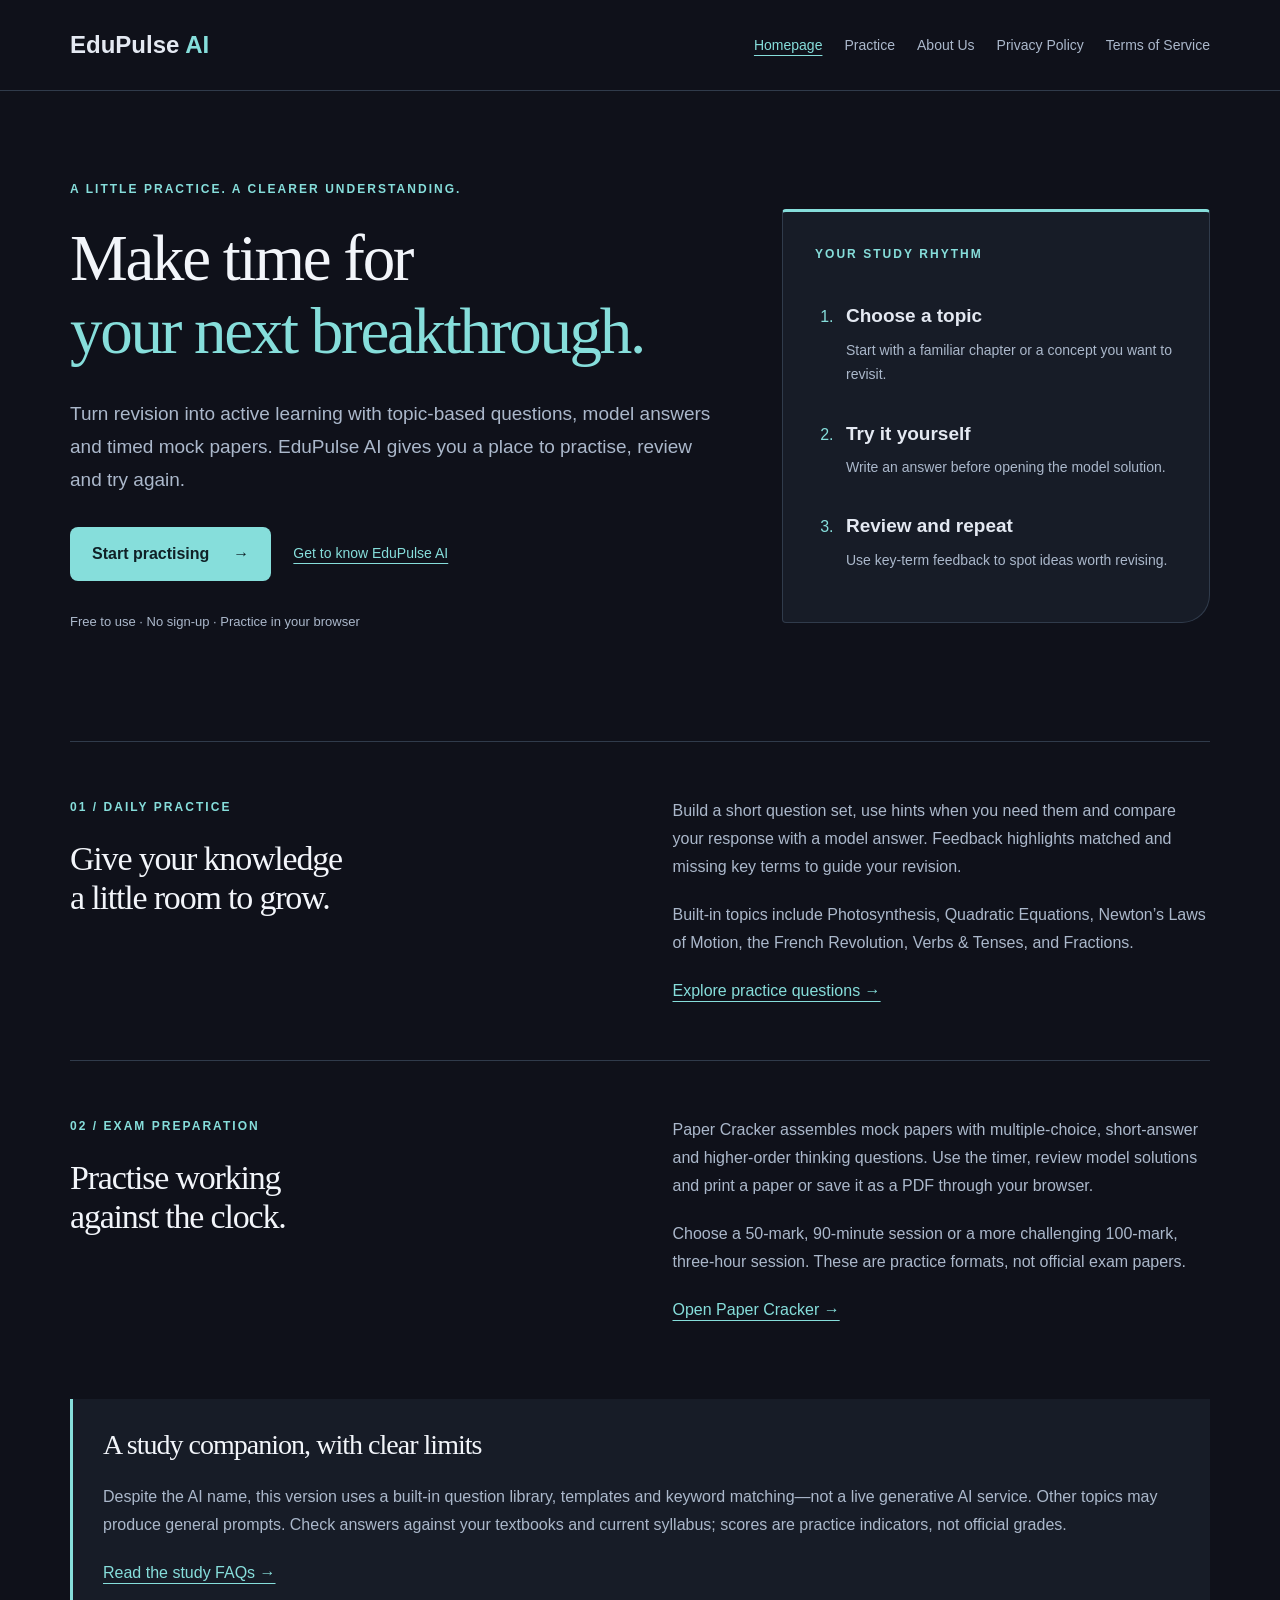
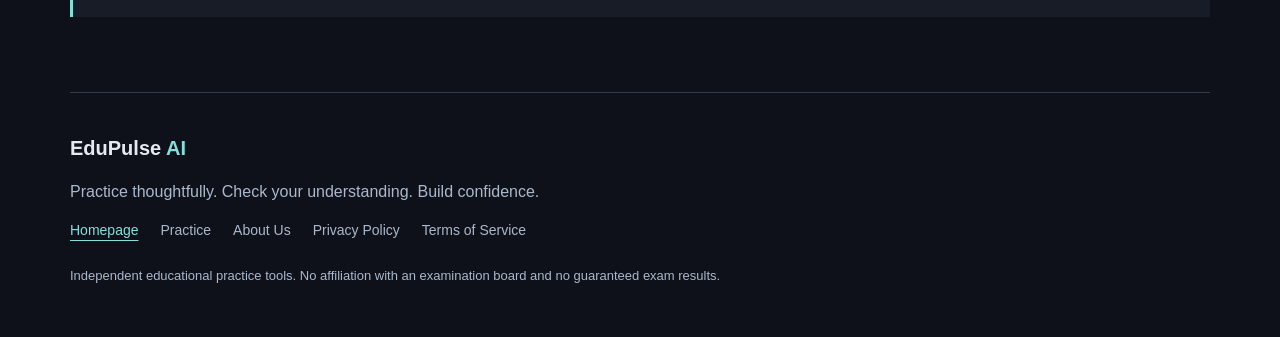
<file: index.html>
<!DOCTYPE html>
<html lang="en"><head><meta charset="utf-8"><meta name="viewport" content="width=device-width, initial-scale=1"><title>Free Study Practice &amp; Mock Exam Papers | EduPulse AI</title><meta name="description" content="Practice school topics with EduPulse AI: topic-based questions, keyword feedback, model answers and timed mock exam papers. No account required."><meta name="theme-color" content="#0f111a"><link rel="stylesheet" href="site.css"></head>
<body><a class="skip" href="#main">Skip to content</a><header class="site-header"><div class="wrap header-inner"><a class="brand" href="index.html">EduPulse <span>AI</span></a><nav aria-label="Main navigation"><a href="index.html" aria-current="page">Homepage</a><a href="practice.html">Practice</a><a href="about-us.html">About Us</a><a href="privacy-policy.html">Privacy Policy</a><a href="terms-of-service.html">Terms of Service</a></nav></div></header><main id="main" class="wrap"><section class="hero"><div><p class="eyebrow">A little practice. A clearer understanding.</p><h1>Make time for<br><span>your next breakthrough.</span></h1><p class="lead">Turn revision into active learning with topic-based questions, model answers and timed mock papers. EduPulse AI gives you a place to practise, review and try again.</p><div class="actions"><a class="button" href="practice.html">Start practising <span aria-hidden="true">→</span></a><a class="secondary" href="about-us.html">Get to know EduPulse AI</a></div><p class="small">Free to use · No sign-up · Practice in your browser</p></div><aside class="study-note"><p class="eyebrow">Your study rhythm</p><ol><li><strong>Choose a topic</strong><span>Start with a familiar chapter or a concept you want to revisit.</span></li><li><strong>Try it yourself</strong><span>Write an answer before opening the model solution.</span></li><li><strong>Review and repeat</strong><span>Use key-term feedback to spot ideas worth revising.</span></li></ol></aside></section>
<section class="feature"><div><p class="eyebrow">01 / Daily practice</p><h2>Give your knowledge<br>a little room to grow.</h2></div><div><p>Build a short question set, use hints when you need them and compare your response with a model answer. Feedback highlights matched and missing key terms to guide your revision.</p><p>Built-in topics include Photosynthesis, Quadratic Equations, Newton’s Laws of Motion, the French Revolution, Verbs &amp; Tenses, and Fractions.</p><a href="practice.html">Explore practice questions →</a></div></section>
<section class="feature"><div><p class="eyebrow">02 / Exam preparation</p><h2>Practise working<br>against the clock.</h2></div><div><p>Paper Cracker assembles mock papers with multiple-choice, short-answer and higher-order thinking questions. Use the timer, review model solutions and print a paper or save it as a PDF through your browser.</p><p>Choose a 50-mark, 90-minute session or a more challenging 100-mark, three-hour session. These are practice formats, not official exam papers.</p><a href="practice.html#paper">Open Paper Cracker →</a></div></section>
<section class="notice"><h2>A study companion, with clear limits</h2><p>Despite the AI name, this version uses a built-in question library, templates and keyword matching—not a live generative AI service. Other topics may produce general prompts. Check answers against your textbooks and current syllabus; scores are practice indicators, not official grades.</p><a href="about-us.html#faqs">Read the study FAQs →</a></section></main><footer class="wrap"><a class="brand" href="index.html">EduPulse <span>AI</span></a><p>Practice thoughtfully. Check your understanding. Build confidence.</p><nav aria-label="Footer navigation"><a href="index.html" aria-current="page">Homepage</a><a href="practice.html">Practice</a><a href="about-us.html">About Us</a><a href="privacy-policy.html">Privacy Policy</a><a href="terms-of-service.html">Terms of Service</a></nav><p class="small">Independent educational practice tools. No affiliation with an examination board and no guaranteed exam results.</p></footer></body></html>
</file>
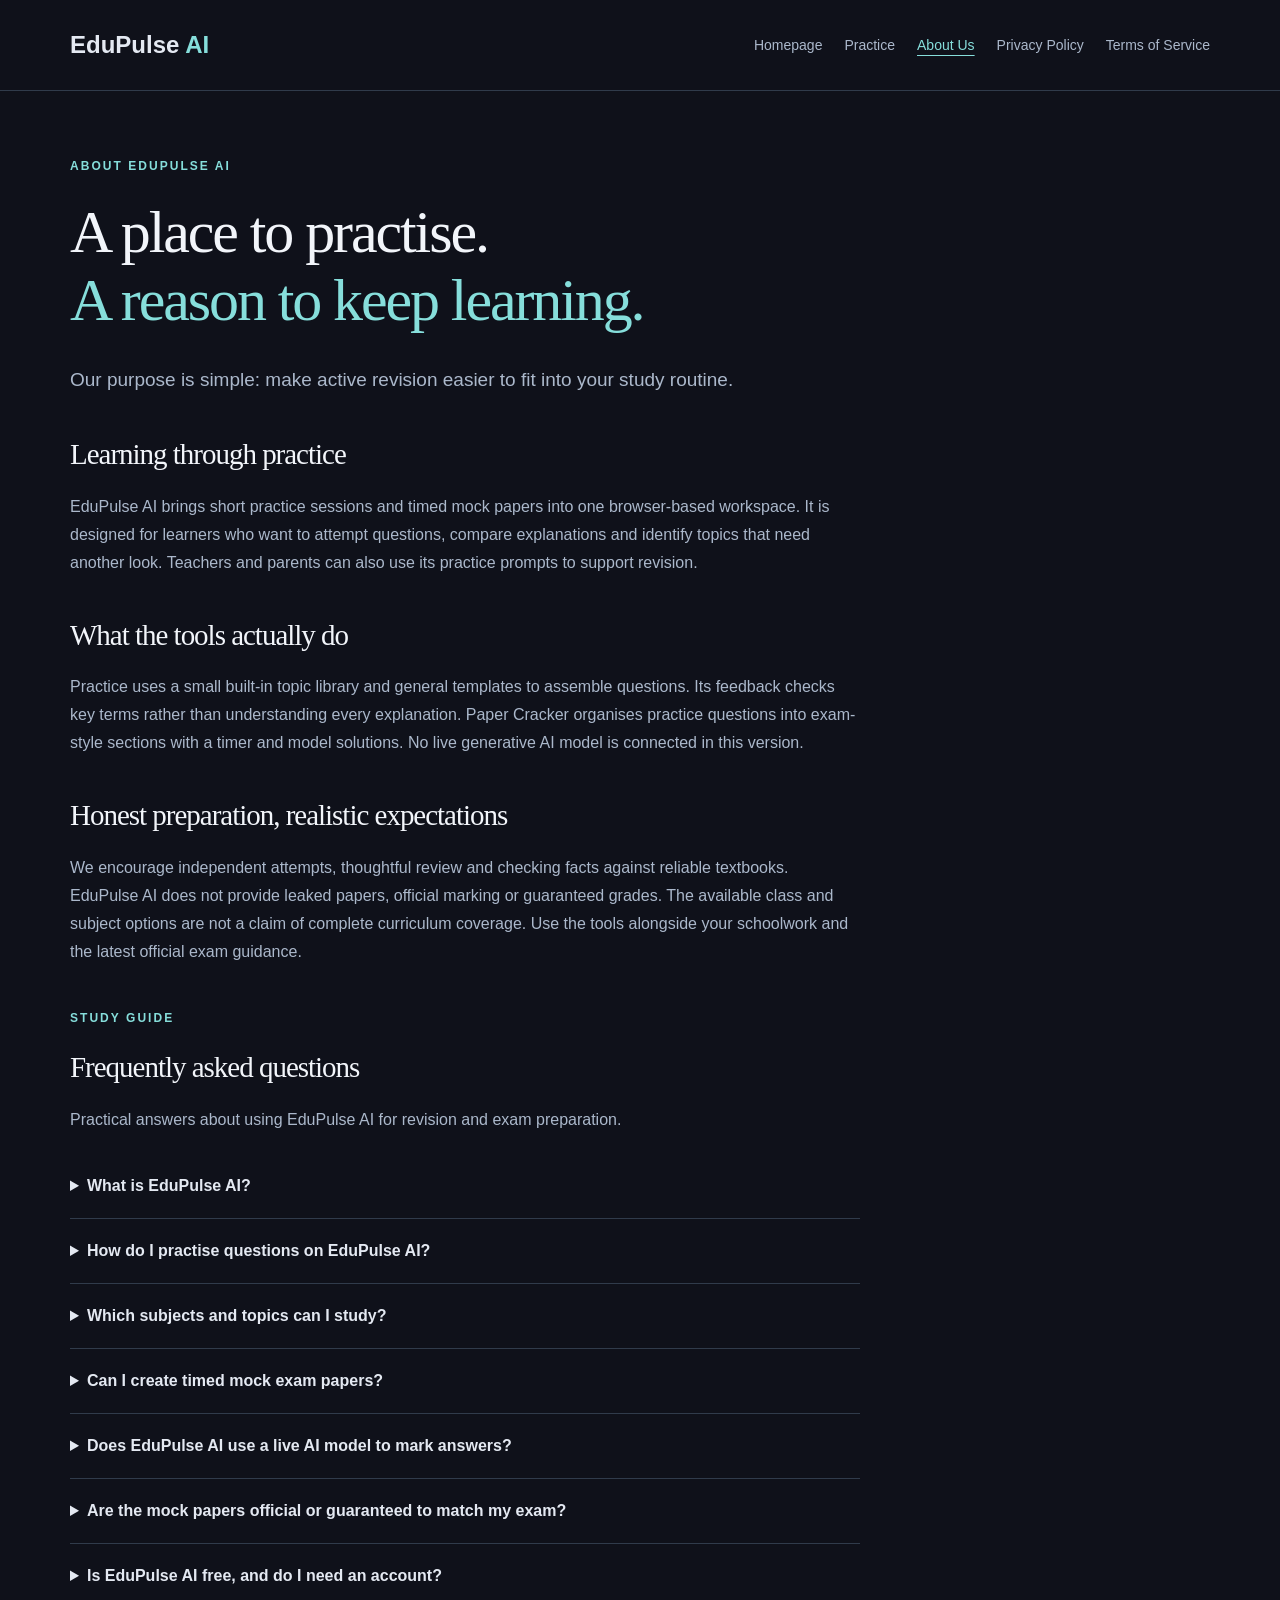
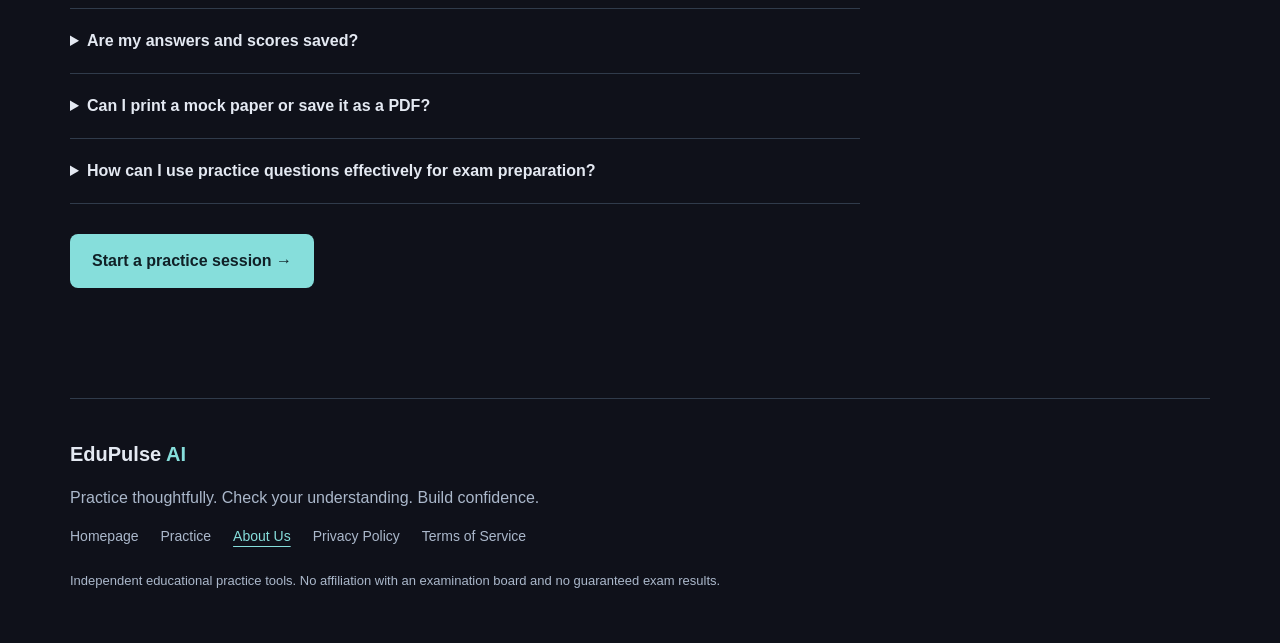
<file: about-us.html>
<!DOCTYPE html>
<html lang="en"><head><meta charset="utf-8"><meta name="viewport" content="width=device-width, initial-scale=1"><title>About Us &amp; Study FAQs | EduPulse AI</title><meta name="description" content="Learn how EduPulse AI supports topic revision and mock exam practice. Find answers about subjects, feedback, free access, printing and study privacy."><meta name="theme-color" content="#0f111a"><link rel="stylesheet" href="site.css"></head>
<body><a class="skip" href="#main">Skip to content</a><header class="site-header"><div class="wrap header-inner"><a class="brand" href="index.html">EduPulse <span>AI</span></a><nav aria-label="Main navigation"><a href="index.html">Homepage</a><a href="practice.html">Practice</a><a href="about-us.html" aria-current="page">About Us</a><a href="privacy-policy.html">Privacy Policy</a><a href="terms-of-service.html">Terms of Service</a></nav></div></header><main id="main" class="wrap"><article class="document"><p class="eyebrow">About EduPulse AI</p><h1>A place to practise.<br><span>A reason to keep learning.</span></h1><p class="lead">Our purpose is simple: make active revision easier to fit into your study routine.</p><section><h2>Learning through practice</h2><p>EduPulse AI brings short practice sessions and timed mock papers into one browser-based workspace. It is designed for learners who want to attempt questions, compare explanations and identify topics that need another look. Teachers and parents can also use its practice prompts to support revision.</p></section><section><h2>What the tools actually do</h2><p>Practice uses a small built-in topic library and general templates to assemble questions. Its feedback checks key terms rather than understanding every explanation. Paper Cracker organises practice questions into exam-style sections with a timer and model solutions. No live generative AI model is connected in this version.</p></section><section><h2>Honest preparation, realistic expectations</h2><p>We encourage independent attempts, thoughtful review and checking facts against reliable textbooks. EduPulse AI does not provide leaked papers, official marking or guaranteed grades. The available class and subject options are not a claim of complete curriculum coverage. Use the tools alongside your schoolwork and the latest official exam guidance.</p></section><section id="faqs"><p class="eyebrow">Study guide</p><h2>Frequently asked questions</h2><p>Practical answers about using EduPulse AI for revision and exam preparation.</p><details><summary>What is EduPulse AI?</summary><p>EduPulse AI is a free browser-based study tool for topic practice and mock exam preparation. It offers questions, hints, model answers, keyword-based feedback and timed practice papers.</p></details><details><summary>How do I practise questions on EduPulse AI?</summary><p>Open Practice, enter a topic, select a study level and choose the number of questions. Try answering before checking the feedback, then compare your work with the model answer and revise any missing ideas.</p></details><details><summary>Which subjects and topics can I study?</summary><p>The built-in library covers Photosynthesis, Quadratic Equations, Newton’s Laws of Motion, the French Revolution, Verbs &amp; Tenses, and Fractions. The interface also offers broader subject and class selections, but these do not mean every syllabus is covered. Topics outside the library use general templates.</p></details><details><summary>Can I create timed mock exam papers?</summary><p>Yes. Open Paper Cracker, choose your class or exam, subject and chapter, then generate a practice paper. Standard mode offers 50 marks in 90 minutes; the more challenging mode offers 100 marks in three hours. Papers include MCQs, short answers and higher-order thinking questions.</p></details><details><summary>Does EduPulse AI use a live AI model to mark answers?</summary><p>No. This version compares key terms in your answer with a built-in model answer. It can miss valid explanations or award credit for keywords without full understanding. Use it as a revision aid and ask a teacher when an answer is unclear.</p></details><details><summary>Are the mock papers official or guaranteed to match my exam?</summary><p>No. EduPulse AI is an independent practice resource, not an exam board or an official source of exam questions. Class, JEE and NEET selections help organise practice; they do not certify syllabus coverage, predict exam questions or guarantee results.</p></details><details><summary>Is EduPulse AI free, and do I need an account?</summary><p>The current tools are free to use and do not require an account or payment. You can start practising directly in your browser.</p></details><details><summary>Are my answers and scores saved?</summary><p>The current app keeps answers and scores only in the active browser session and has no account-based progress history. Refreshing, leaving the page or switching tools can clear your work. The app does not send your typed answers to an AI service.</p></details><details><summary>Can I print a mock paper or save it as a PDF?</summary><p>Yes. Generate a paper in Paper Cracker and select Print / Save as PDF. Your browser opens its print dialog, where you can choose a printer or a PDF destination if supported. Show or hide solutions before printing to suit your revision.</p></details><details><summary>How can I use practice questions effectively for exam preparation?</summary><p>Start with a topic from your current syllabus, answer without looking at the solution, and review the ideas you missed. Revisit your textbook, try again and use timed papers to practise pacing. Combine the tool with teacher guidance and official syllabus materials.</p></details></section><div class="actions"><a class="button" href="practice.html">Start a practice session →</a></div></article></main><footer class="wrap"><a class="brand" href="index.html">EduPulse <span>AI</span></a><p>Practice thoughtfully. Check your understanding. Build confidence.</p><nav aria-label="Footer navigation"><a href="index.html">Homepage</a><a href="practice.html">Practice</a><a href="about-us.html" aria-current="page">About Us</a><a href="privacy-policy.html">Privacy Policy</a><a href="terms-of-service.html">Terms of Service</a></nav><p class="small">Independent educational practice tools. No affiliation with an examination board and no guaranteed exam results.</p></footer></body></html>
</file>
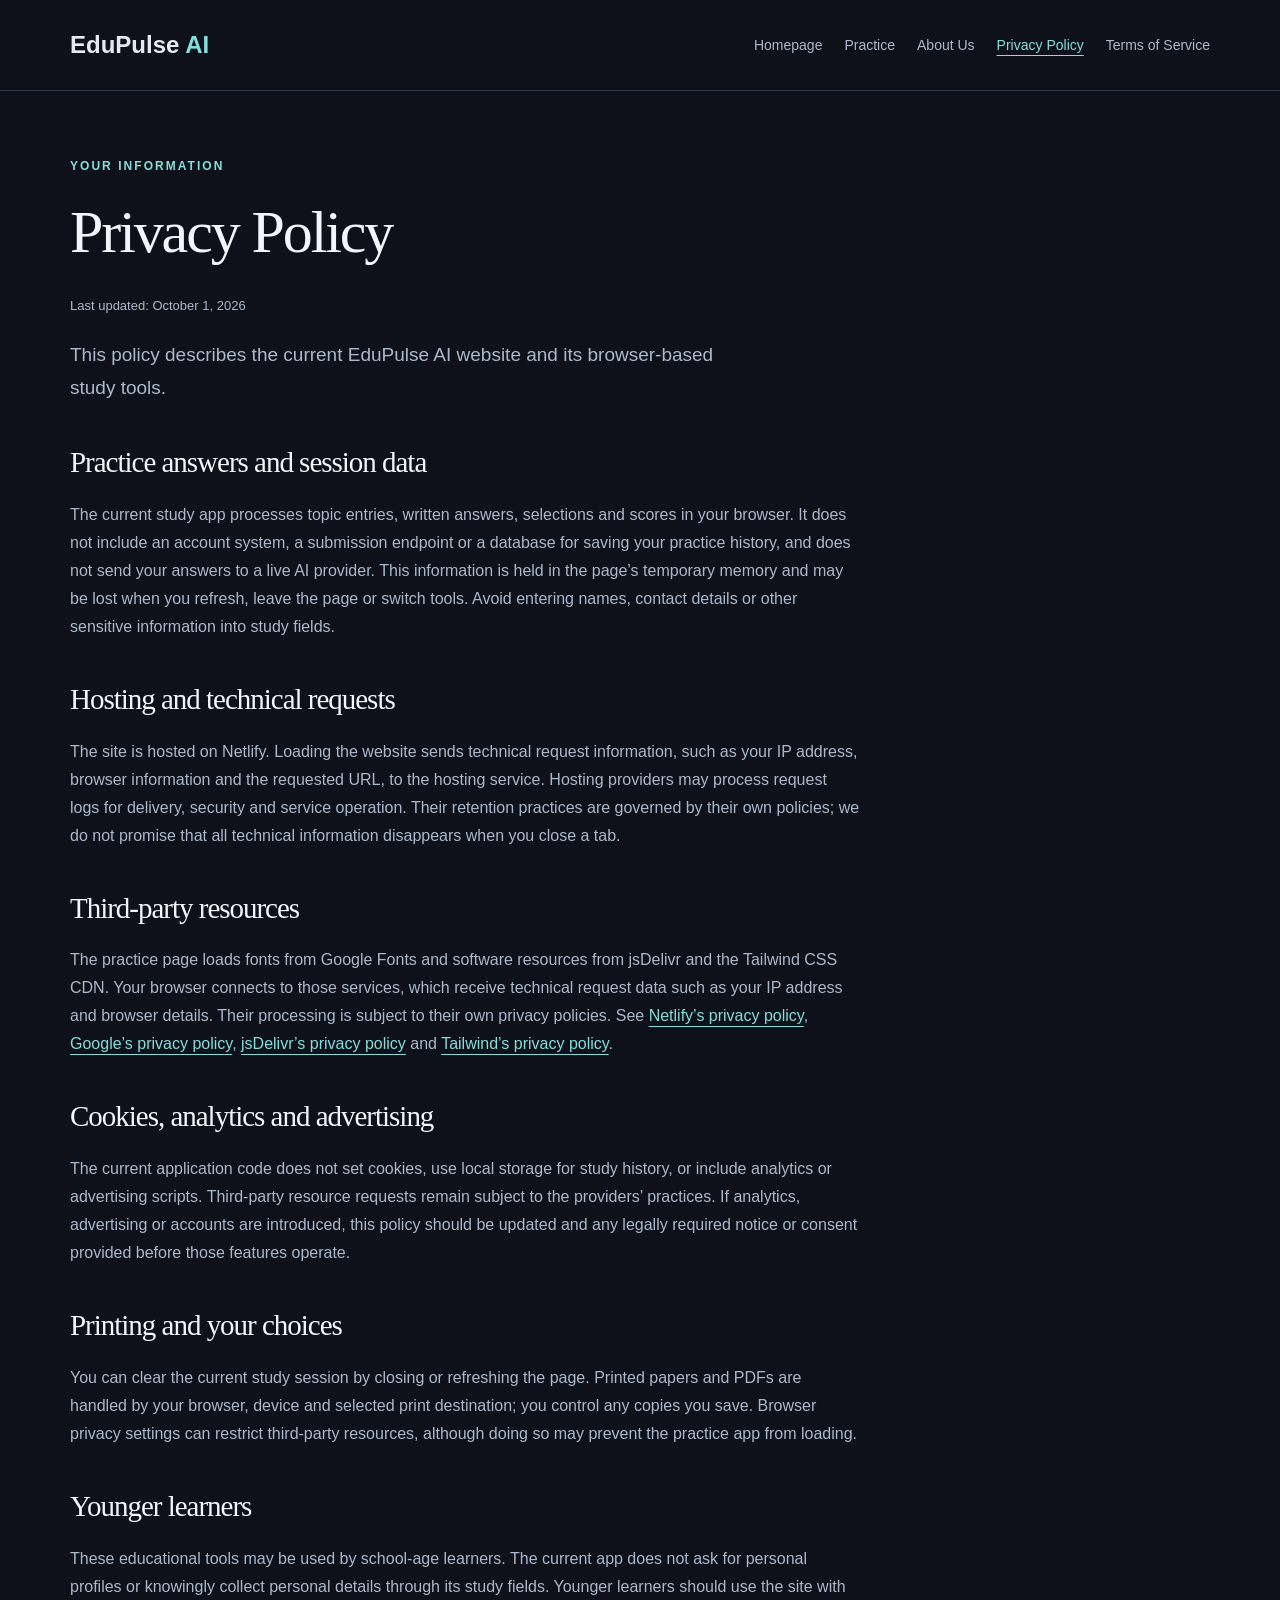
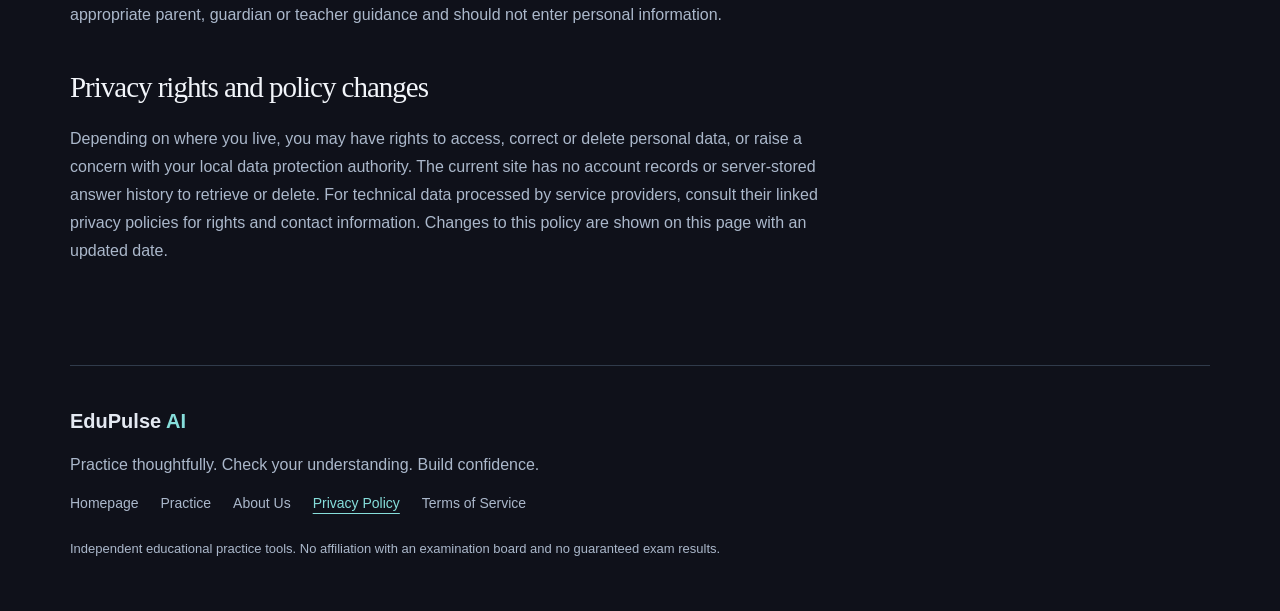
<file: privacy-policy.html>
<!DOCTYPE html>
<html lang="en"><head><meta charset="utf-8"><meta name="viewport" content="width=device-width, initial-scale=1"><title>Privacy Policy | EduPulse AI</title><meta name="description" content="How EduPulse AI handles practice answers, browser session data, hosting requests and third-party resources in its current study tools."><meta name="theme-color" content="#0f111a"><link rel="stylesheet" href="site.css"></head>
<body><a class="skip" href="#main">Skip to content</a><header class="site-header"><div class="wrap header-inner"><a class="brand" href="index.html">EduPulse <span>AI</span></a><nav aria-label="Main navigation"><a href="index.html">Homepage</a><a href="practice.html">Practice</a><a href="about-us.html">About Us</a><a href="privacy-policy.html" aria-current="page">Privacy Policy</a><a href="terms-of-service.html">Terms of Service</a></nav></div></header><main id="main" class="wrap"><article class="document"><p class="eyebrow">Your information</p><h1>Privacy Policy</h1><p class="small">Last updated: October 1, 2026</p><p class="lead">This policy describes the current EduPulse AI website and its browser-based study tools.</p><section><h2>Practice answers and session data</h2><p>The current study app processes topic entries, written answers, selections and scores in your browser. It does not include an account system, a submission endpoint or a database for saving your practice history, and does not send your answers to a live AI provider. This information is held in the page’s temporary memory and may be lost when you refresh, leave the page or switch tools. Avoid entering names, contact details or other sensitive information into study fields.</p></section><section><h2>Hosting and technical requests</h2><p>The site is hosted on Netlify. Loading the website sends technical request information, such as your IP address, browser information and the requested URL, to the hosting service. Hosting providers may process request logs for delivery, security and service operation. Their retention practices are governed by their own policies; we do not promise that all technical information disappears when you close a tab.</p></section><section><h2>Third-party resources</h2><p>The practice page loads fonts from Google Fonts and software resources from jsDelivr and the Tailwind CSS CDN. Your browser connects to those services, which receive technical request data such as your IP address and browser details. Their processing is subject to their own privacy policies. See <a href="https://www.netlify.com/privacy/">Netlify’s privacy policy</a>, <a href="https://policies.google.com/privacy">Google’s privacy policy</a>, <a href="https://www.jsdelivr.com/terms/privacy-policy-jsdelivr-net">jsDelivr’s privacy policy</a> and <a href="https://tailwindcss.com/privacy-policy">Tailwind’s privacy policy</a>.</p></section><section><h2>Cookies, analytics and advertising</h2><p>The current application code does not set cookies, use local storage for study history, or include analytics or advertising scripts. Third-party resource requests remain subject to the providers’ practices. If analytics, advertising or accounts are introduced, this policy should be updated and any legally required notice or consent provided before those features operate.</p></section><section><h2>Printing and your choices</h2><p>You can clear the current study session by closing or refreshing the page. Printed papers and PDFs are handled by your browser, device and selected print destination; you control any copies you save. Browser privacy settings can restrict third-party resources, although doing so may prevent the practice app from loading.</p></section><section><h2>Younger learners</h2><p>These educational tools may be used by school-age learners. The current app does not ask for personal profiles or knowingly collect personal details through its study fields. Younger learners should use the site with appropriate parent, guardian or teacher guidance and should not enter personal information.</p></section><section><h2>Privacy rights and policy changes</h2><p>Depending on where you live, you may have rights to access, correct or delete personal data, or raise a concern with your local data protection authority. The current site has no account records or server-stored answer history to retrieve or delete. For technical data processed by service providers, consult their linked privacy policies for rights and contact information. Changes to this policy are shown on this page with an updated date.</p></section></article></main><footer class="wrap"><a class="brand" href="index.html">EduPulse <span>AI</span></a><p>Practice thoughtfully. Check your understanding. Build confidence.</p><nav aria-label="Footer navigation"><a href="index.html">Homepage</a><a href="practice.html">Practice</a><a href="about-us.html">About Us</a><a href="privacy-policy.html" aria-current="page">Privacy Policy</a><a href="terms-of-service.html">Terms of Service</a></nav><p class="small">Independent educational practice tools. No affiliation with an examination board and no guaranteed exam results.</p></footer></body></html>
</file>
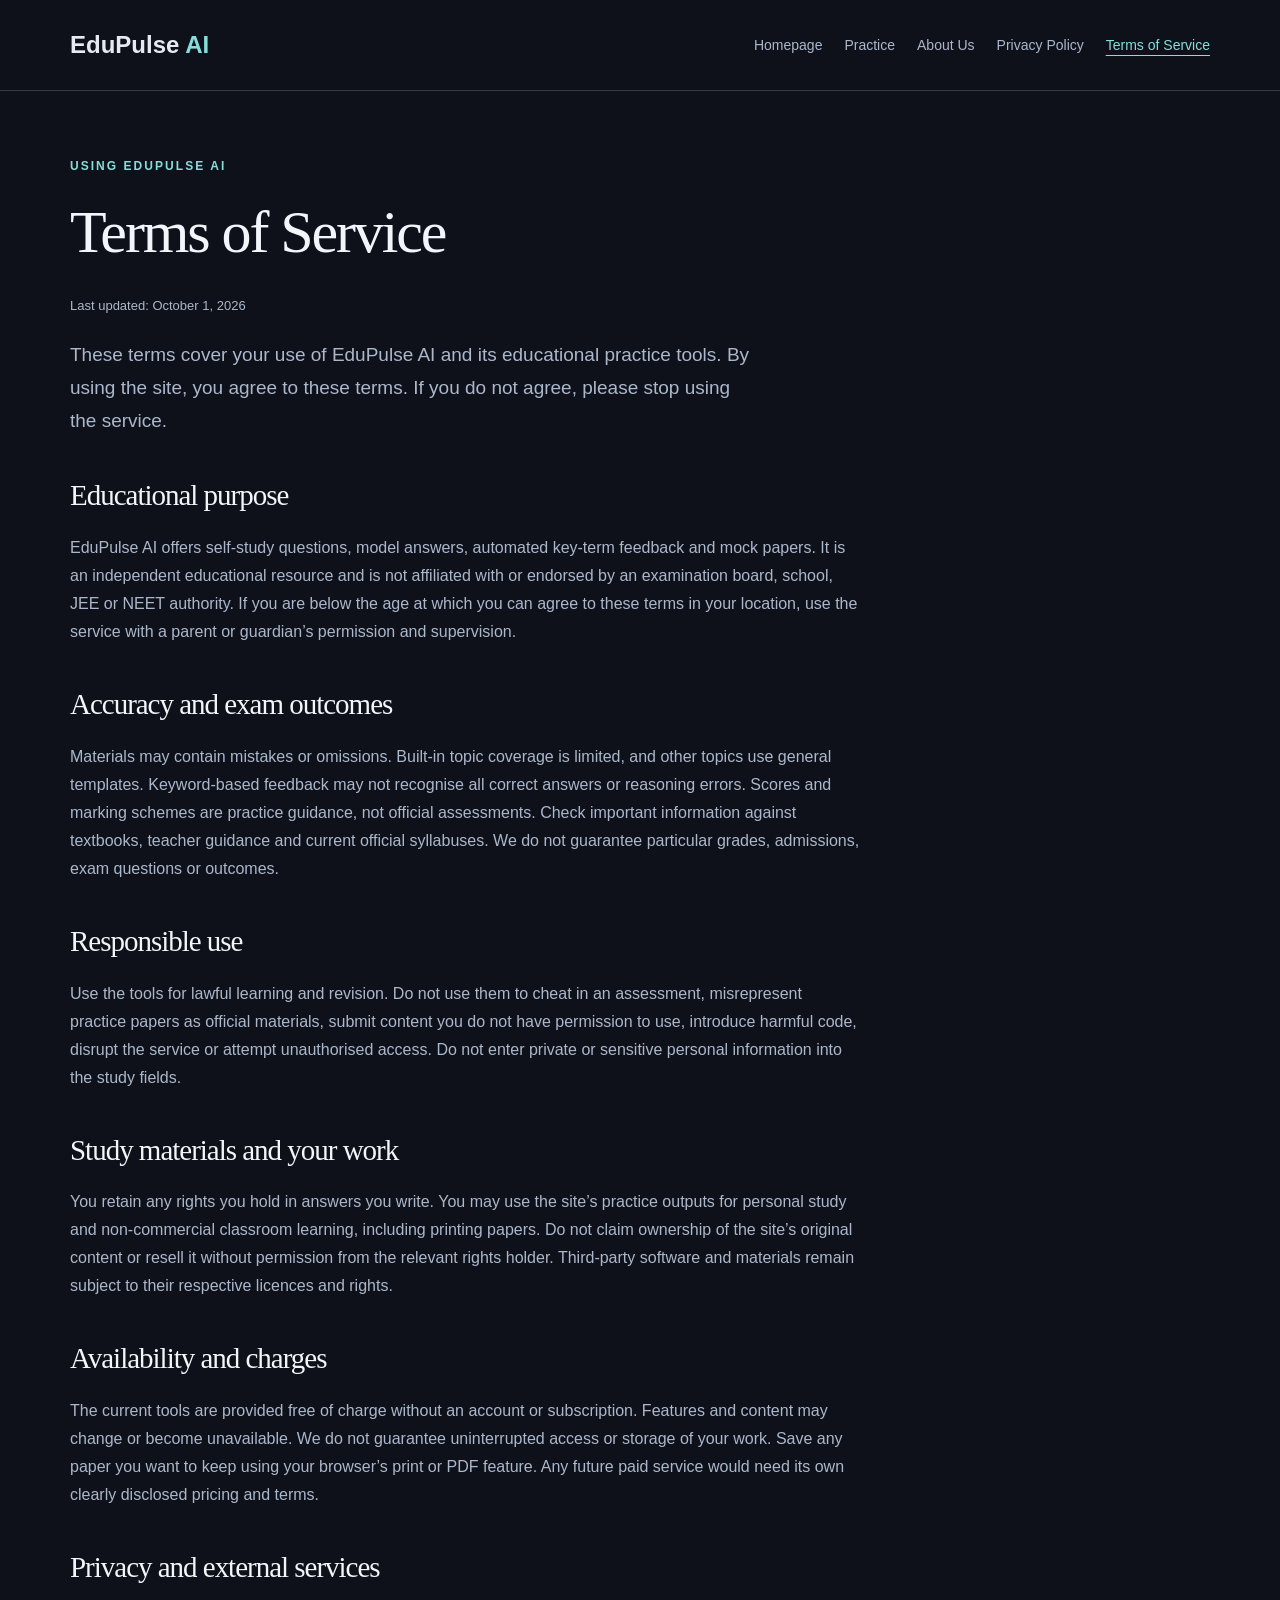
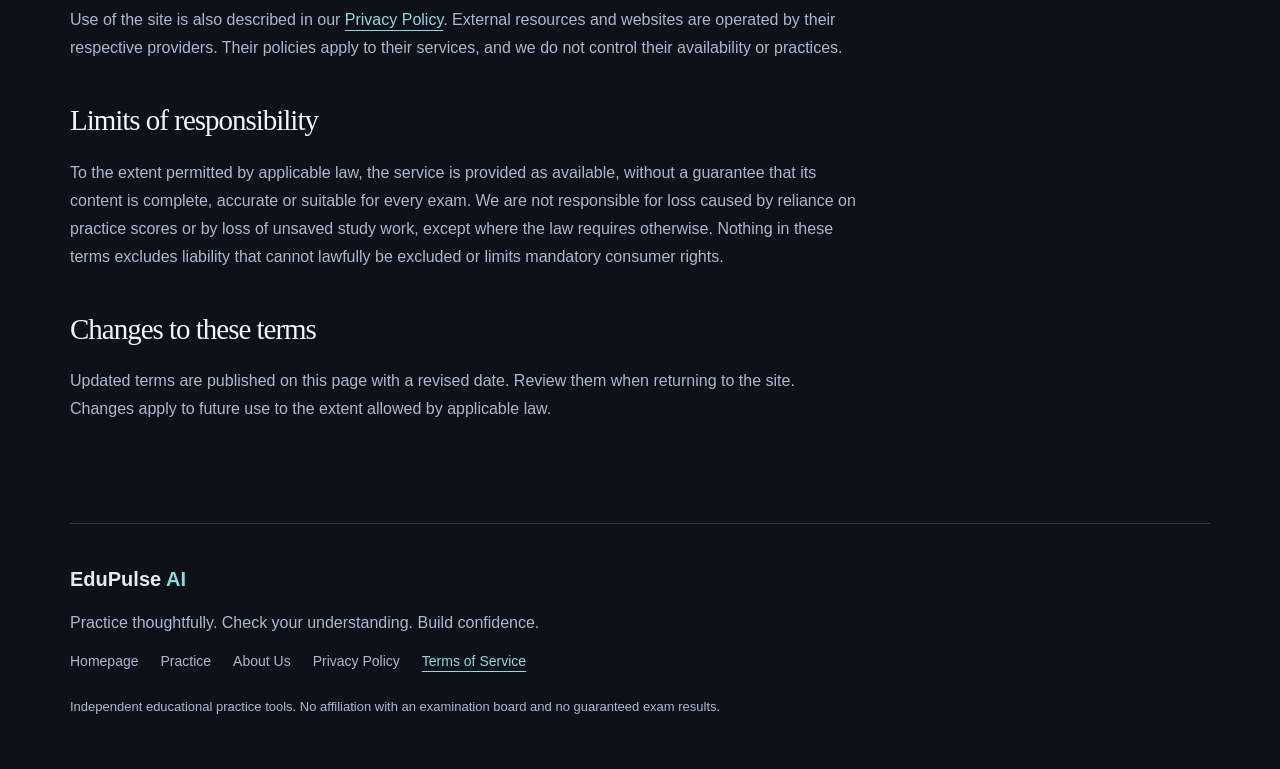
<file: terms-of-service.html>
<!DOCTYPE html>
<html lang="en"><head><meta charset="utf-8"><meta name="viewport" content="width=device-width, initial-scale=1"><title>Terms of Service | EduPulse AI</title><meta name="description" content="Read the terms for using EduPulse AI practice questions, mock exam papers, keyword feedback and educational materials."><meta name="theme-color" content="#0f111a"><link rel="stylesheet" href="site.css"></head>
<body><a class="skip" href="#main">Skip to content</a><header class="site-header"><div class="wrap header-inner"><a class="brand" href="index.html">EduPulse <span>AI</span></a><nav aria-label="Main navigation"><a href="index.html">Homepage</a><a href="practice.html">Practice</a><a href="about-us.html">About Us</a><a href="privacy-policy.html">Privacy Policy</a><a href="terms-of-service.html" aria-current="page">Terms of Service</a></nav></div></header><main id="main" class="wrap"><article class="document"><p class="eyebrow">Using EduPulse AI</p><h1>Terms of Service</h1><p class="small">Last updated: October 1, 2026</p><p class="lead">These terms cover your use of EduPulse AI and its educational practice tools. By using the site, you agree to these terms. If you do not agree, please stop using the service.</p><section><h2>Educational purpose</h2><p>EduPulse AI offers self-study questions, model answers, automated key-term feedback and mock papers. It is an independent educational resource and is not affiliated with or endorsed by an examination board, school, JEE or NEET authority. If you are below the age at which you can agree to these terms in your location, use the service with a parent or guardian’s permission and supervision.</p></section><section><h2>Accuracy and exam outcomes</h2><p>Materials may contain mistakes or omissions. Built-in topic coverage is limited, and other topics use general templates. Keyword-based feedback may not recognise all correct answers or reasoning errors. Scores and marking schemes are practice guidance, not official assessments. Check important information against textbooks, teacher guidance and current official syllabuses. We do not guarantee particular grades, admissions, exam questions or outcomes.</p></section><section><h2>Responsible use</h2><p>Use the tools for lawful learning and revision. Do not use them to cheat in an assessment, misrepresent practice papers as official materials, submit content you do not have permission to use, introduce harmful code, disrupt the service or attempt unauthorised access. Do not enter private or sensitive personal information into the study fields.</p></section><section><h2>Study materials and your work</h2><p>You retain any rights you hold in answers you write. You may use the site’s practice outputs for personal study and non-commercial classroom learning, including printing papers. Do not claim ownership of the site’s original content or resell it without permission from the relevant rights holder. Third-party software and materials remain subject to their respective licences and rights.</p></section><section><h2>Availability and charges</h2><p>The current tools are provided free of charge without an account or subscription. Features and content may change or become unavailable. We do not guarantee uninterrupted access or storage of your work. Save any paper you want to keep using your browser’s print or PDF feature. Any future paid service would need its own clearly disclosed pricing and terms.</p></section><section><h2>Privacy and external services</h2><p>Use of the site is also described in our <a href="privacy-policy.html">Privacy Policy</a>. External resources and websites are operated by their respective providers. Their policies apply to their services, and we do not control their availability or practices.</p></section><section><h2>Limits of responsibility</h2><p>To the extent permitted by applicable law, the service is provided as available, without a guarantee that its content is complete, accurate or suitable for every exam. We are not responsible for loss caused by reliance on practice scores or by loss of unsaved study work, except where the law requires otherwise. Nothing in these terms excludes liability that cannot lawfully be excluded or limits mandatory consumer rights.</p></section><section><h2>Changes to these terms</h2><p>Updated terms are published on this page with a revised date. Review them when returning to the site. Changes apply to future use to the extent allowed by applicable law.</p></section></article></main><footer class="wrap"><a class="brand" href="index.html">EduPulse <span>AI</span></a><p>Practice thoughtfully. Check your understanding. Build confidence.</p><nav aria-label="Footer navigation"><a href="index.html">Homepage</a><a href="practice.html">Practice</a><a href="about-us.html">About Us</a><a href="privacy-policy.html">Privacy Policy</a><a href="terms-of-service.html" aria-current="page">Terms of Service</a></nav><p class="small">Independent educational practice tools. No affiliation with an examination board and no guaranteed exam results.</p></footer></body></html>
</file>
<file: site.css>
:root{color-scheme:dark;--bg:#0f111a;--panel:#171c27;--text:#e4e9f2;--muted:#abb8cb;--accent:#86dedb;--line:#303b4b}*{box-sizing:border-box}html{scroll-behavior:smooth;scroll-padding-top:24px}body{margin:0;background:var(--bg);color:var(--text);font-family:'Trebuchet MS',sans-serif;line-height:1.75}a{color:var(--accent);text-underline-offset:5px}a:hover{color:#fff}a:focus-visible,summary:focus-visible{outline:2px solid var(--accent);outline-offset:6px}.wrap{width:min(1140px,calc(100% - 48px));margin:auto}.site-header{border-bottom:1px solid var(--line)}.header-inner{display:flex;align-items:center;justify-content:space-between;gap:28px;padding:24px 0}.brand{font-size:24px;font-weight:bold;color:var(--text);text-decoration:none;white-space:nowrap}.brand span{color:var(--accent)}nav{display:flex;gap:12px 22px;flex-wrap:wrap}nav a{font-size:14px;color:var(--muted);text-decoration:none}nav a[aria-current=page]{color:var(--accent);text-decoration:underline}.hero{display:grid;grid-template-columns:1.5fr 1fr;gap:70px;align-items:center;padding:88px 0}.eyebrow{font-size:12px;text-transform:uppercase;letter-spacing:.17em;color:var(--accent);font-weight:bold;margin:0 0 22px}h1,h2{font-family:Georgia,serif;font-weight:normal;line-height:1.13;letter-spacing:-.035em;color:#f2f5fa}h1{font-size:clamp(40px,5.2vw,65px);margin:0 0 28px}h1 span{color:var(--accent)}h2{font-size:34px;margin:0 0 22px}p{margin:0 0 20px;color:var(--muted)}.lead{font-size:19px;max-width:680px}.small{font-size:13px;margin-top:22px}.actions{display:flex;align-items:center;flex-wrap:wrap;gap:22px;margin:30px 0}.button{display:inline-flex;gap:24px;align-items:center;background:var(--accent);color:#102127;border-radius:8px;padding:13px 22px;text-decoration:none;font-weight:bold}.button:hover{background:#b4efea;color:#102127}.secondary{font-size:14px}.study-note{background:var(--panel);border:1px solid var(--line);border-top:3px solid var(--accent);border-radius:4px 4px 28px 4px;padding:32px}.study-note ol{padding-left:23px;margin:0}.study-note li{padding:12px 0 18px 8px;color:var(--accent)}.study-note strong{display:block;font-size:19px;color:var(--text)}.study-note li span{display:block;font-size:14px;color:var(--muted);margin-top:5px}.feature{border-top:1px solid var(--line);display:grid;grid-template-columns:1fr 1fr;gap:65px;padding:55px 0}.notice{border-left:3px solid var(--accent);padding:30px;background:var(--panel);margin:20px 0 75px}.notice h2{font-size:28px}.document{max-width:790px;padding:65px 0 80px}.document section{margin-top:42px}.document h2{font-size:29px}.document h1{font-size:clamp(40px,5vw,60px)}details{border-bottom:1px solid var(--line);padding:20px 0}summary{cursor:pointer;font-weight:bold;line-height:1.5;color:var(--text)}details p{padding-top:16px;margin-bottom:0}footer{border-top:1px solid var(--line);padding:38px 0}footer .brand{font-size:20px}footer p{margin:12px 0}footer .small{max-width:660px}.skip{position:absolute;left:20px;top:-100px;background:var(--bg);padding:10px;z-index:100}.skip:focus{top:10px}@media(max-width:800px){.header-inner{align-items:flex-start;flex-direction:column;gap:16px}.hero{grid-template-columns:1fr;gap:32px;padding:48px 0}.feature{grid-template-columns:1fr;gap:12px;padding:36px 0}.wrap{width:calc(100% - 36px)}.document{padding-top:42px}nav{gap:12px 18px}.study-note{padding:24px}h2{font-size:30px}}@media(prefers-reduced-motion:reduce){html{scroll-behavior:auto}}@media print{body{background:white;color:#17202a}h1,h2,p,summary,a{color:#17202a}.site-header,footer,.skip,.actions{display:none}.document{max-width:none;padding:0}.wrap{width:100%}details{break-inside:avoid}}
</file>
